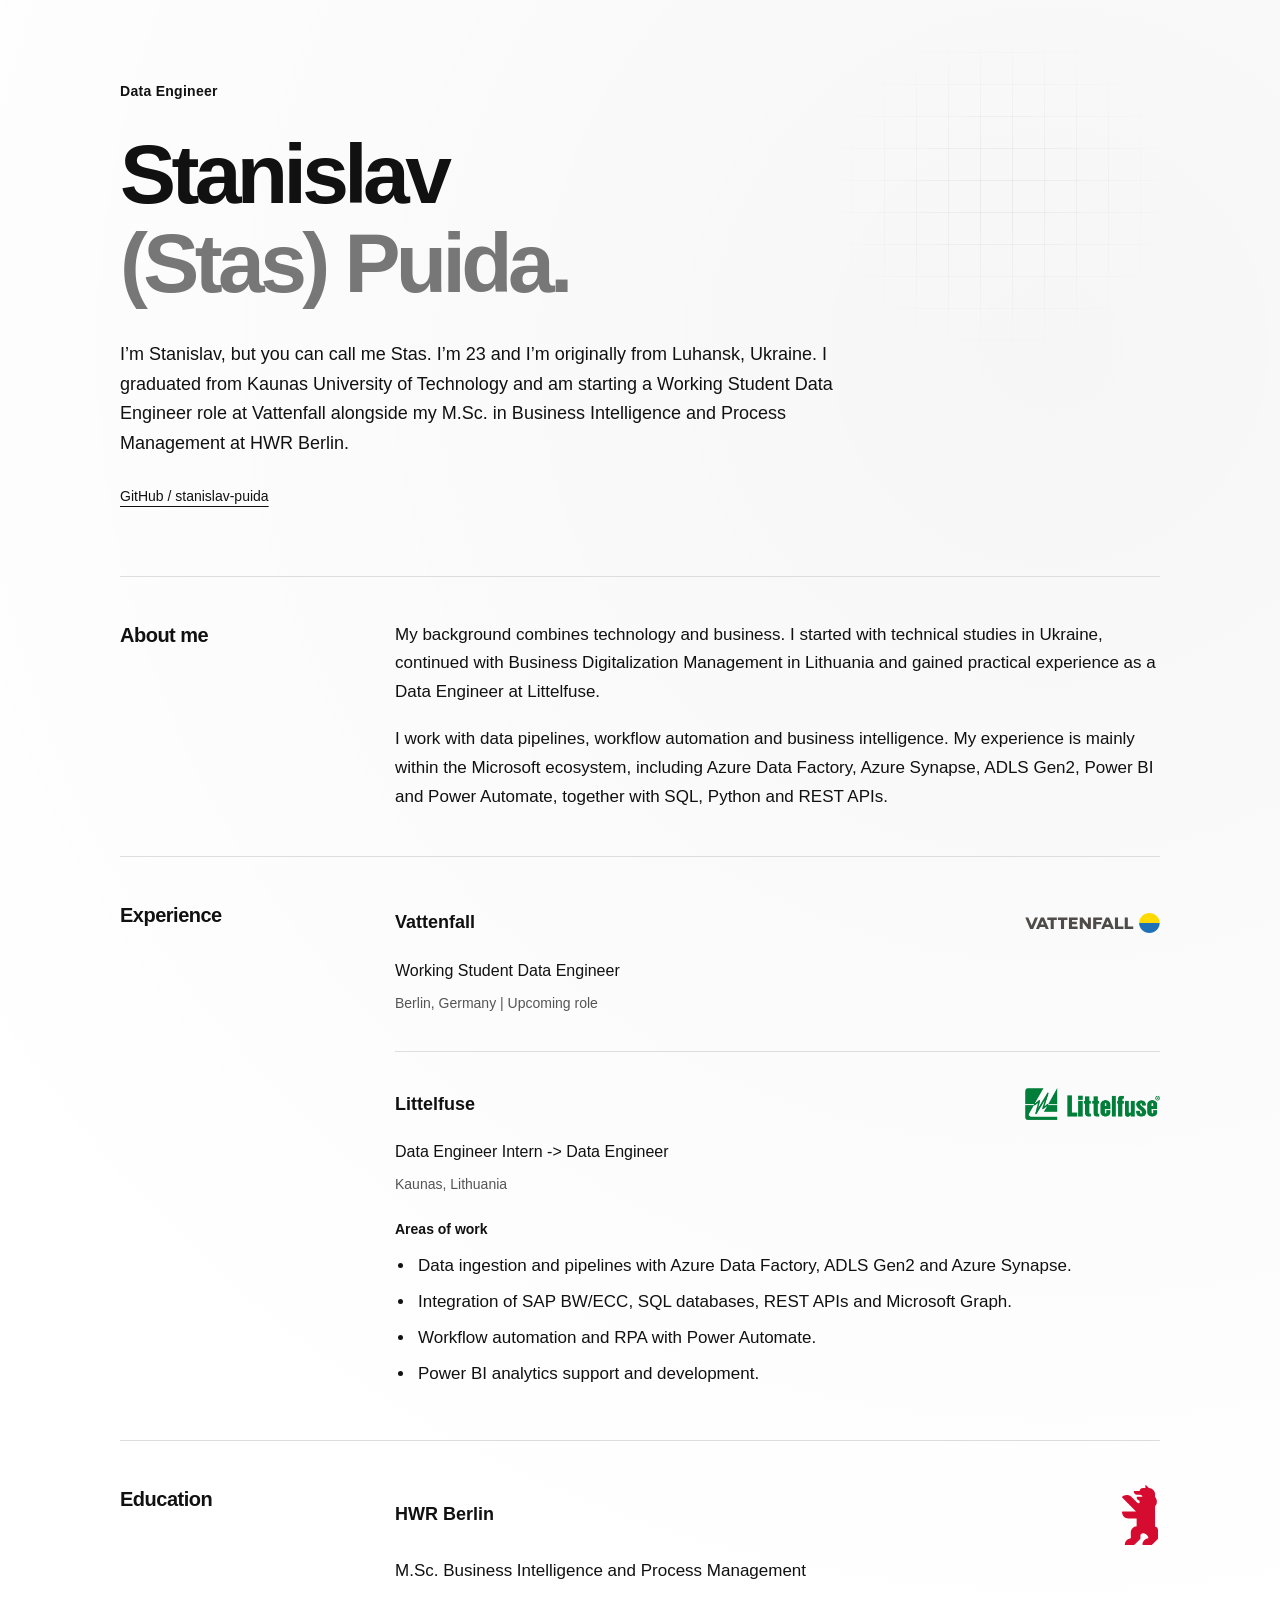
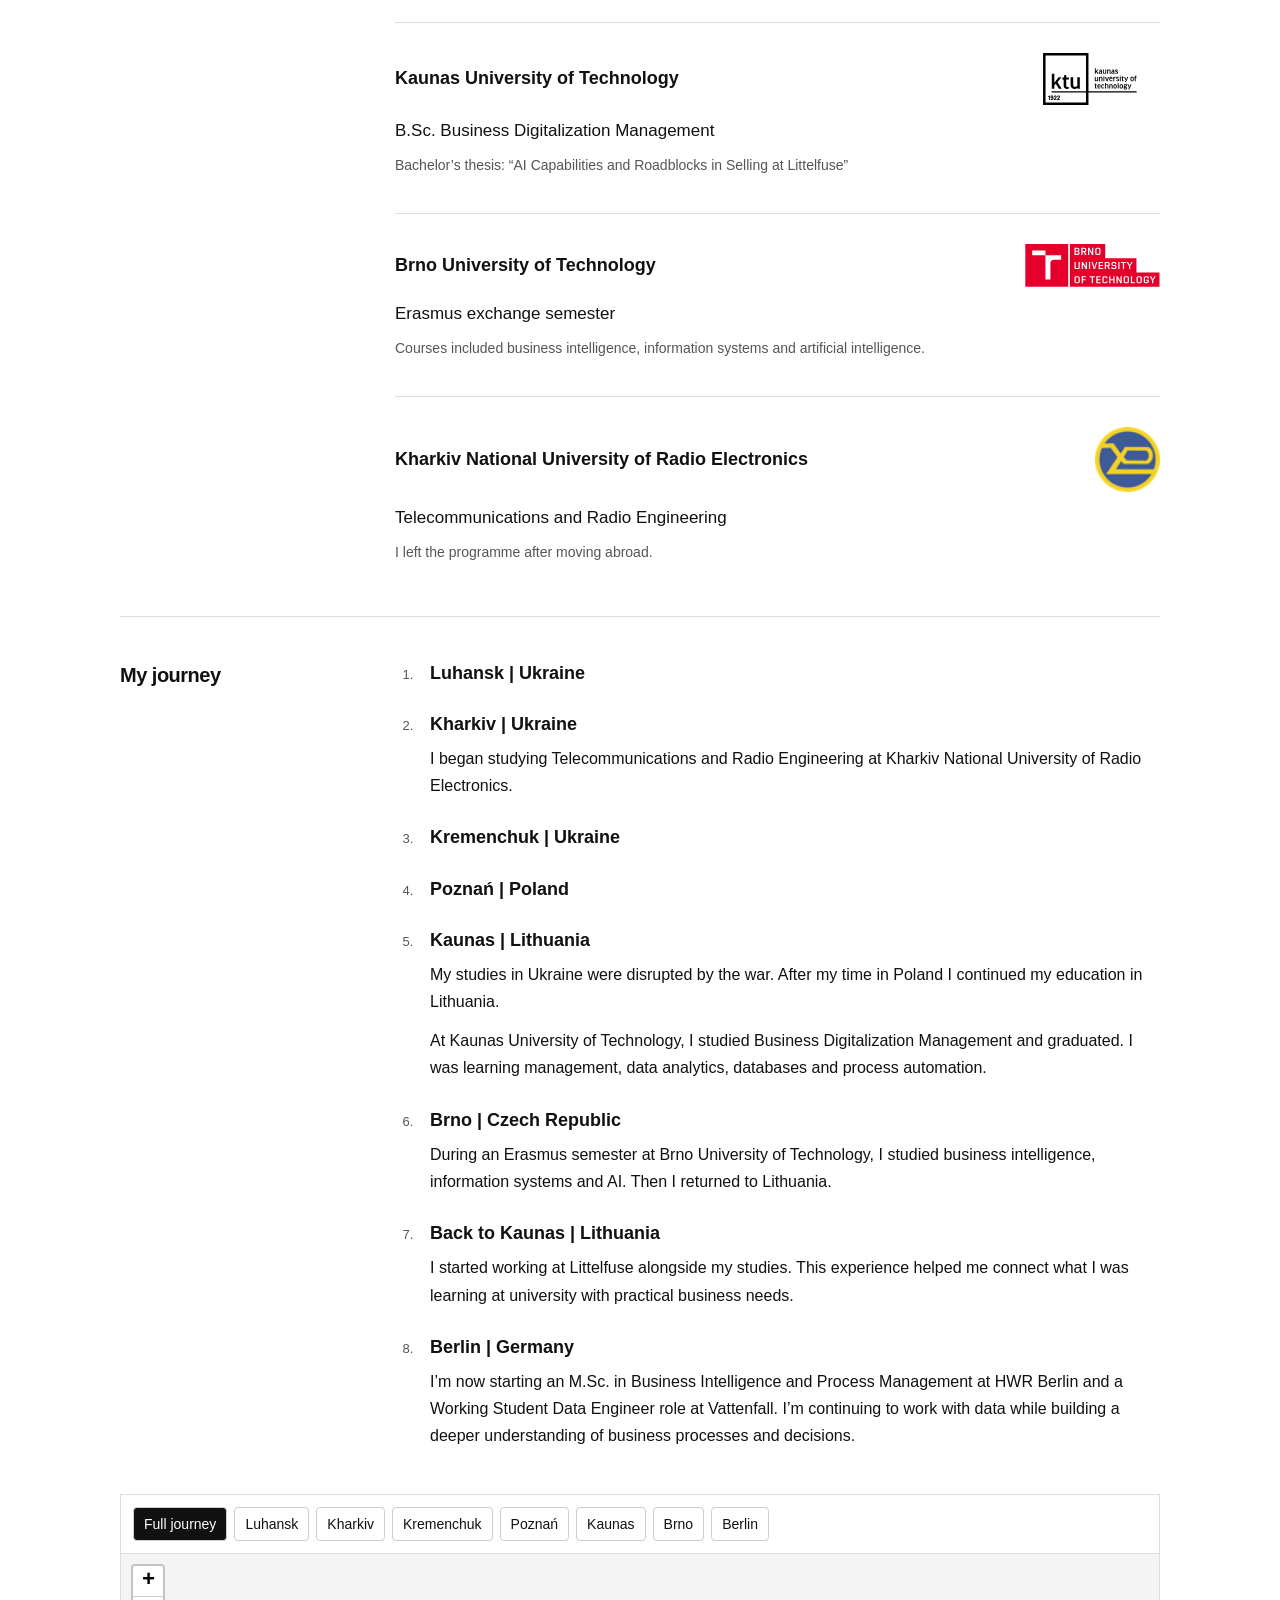
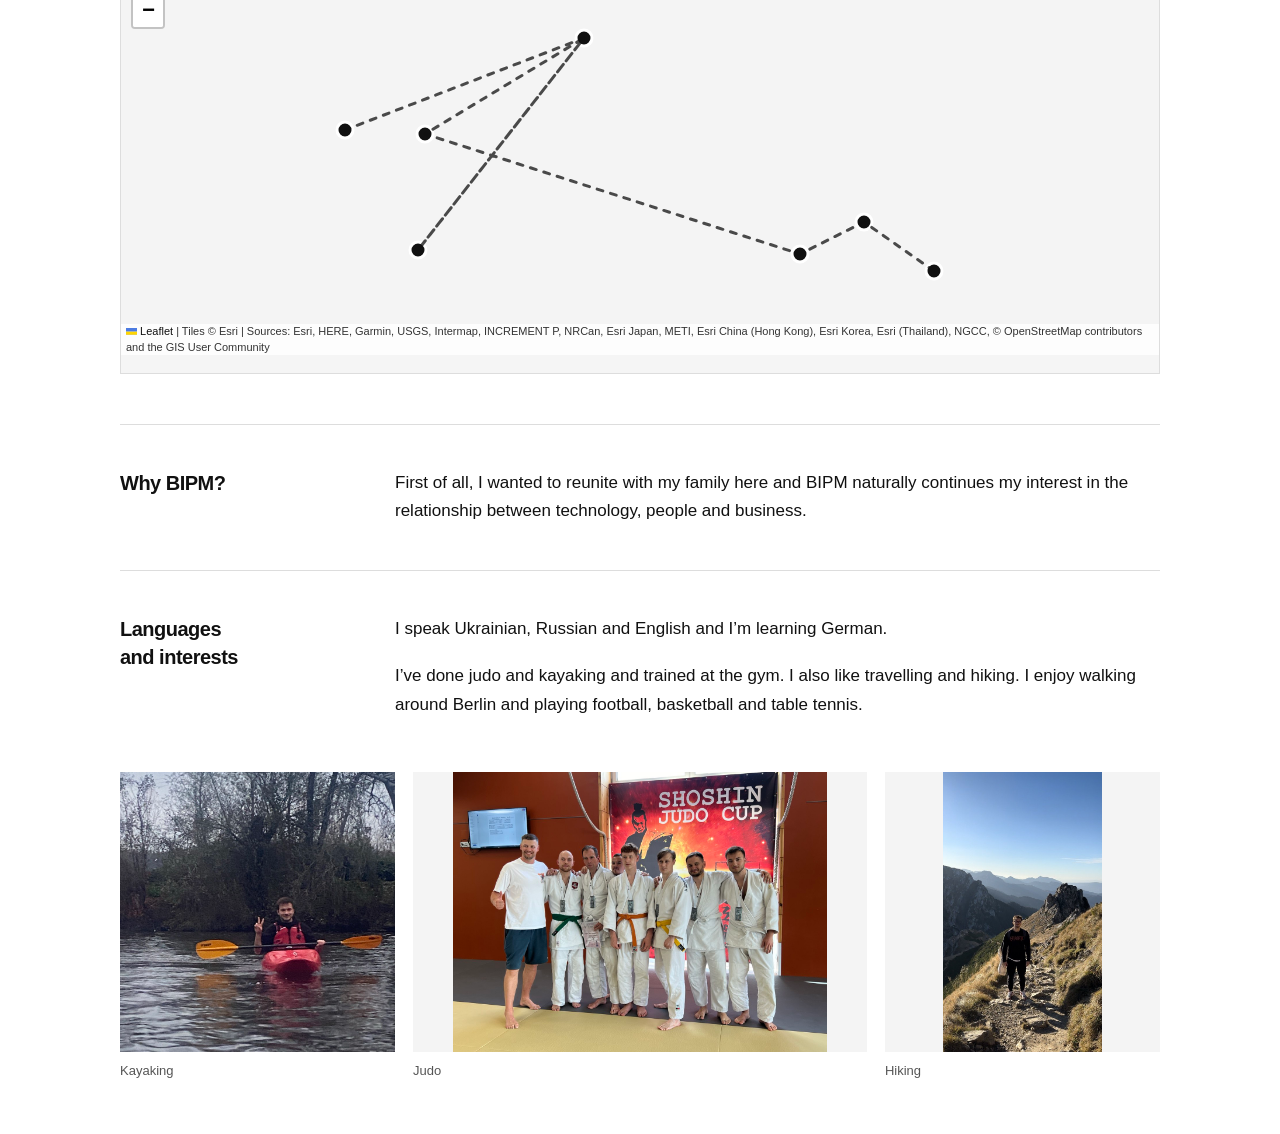
<file: index.html>
<!DOCTYPE html>
<html lang="en">
<head>
  <meta charset="utf-8">
  <meta name="viewport" content="width=device-width, initial-scale=1">
  <meta name="description" content="Stanislav Puida - data engineering, business intelligence and a personal journey from Luhansk to Berlin.">
  <title>Stanislav (Stas) Puida</title>
  <link rel="stylesheet" href="style.css">
  <link rel="icon" href="data:image/svg+xml,%3Csvg xmlns='http://www.w3.org/2000/svg' viewBox='0 0 32 32'%3E%3Crect width='32' height='32' fill='%23111111'/%3E%3Ctext x='16' y='22' text-anchor='middle' font-family='Arial' font-size='18' fill='white'%3ES%3C/text%3E%3C/svg%3E">
</head>
<body>
  <main class="wrap">
    <section class="intro" aria-labelledby="name">
      <div class="intro-copy">
      <p class="eyebrow">Data Engineer</p>
      <h1 id="name">Stanislav<br><span>(Stas) Puida.</span></h1>
      <p class="intro-text">I’m Stanislav, but you can call me Stas. I’m 23 and I’m originally from Luhansk, Ukraine. I graduated from Kaunas University of Technology and am starting a Working Student Data Engineer role at Vattenfall alongside my M.Sc. in Business Intelligence and Process Management at HWR Berlin.</p>
      <a class="github" href="https://github.com/stanislav-puida">GitHub / stanislav-puida</a>
      </div>
    </section>

    <section id="about" class="row-section">
      <h2>About me</h2>
      <div>
        <p>My background combines technology and business. I started with technical studies in Ukraine, continued with Business Digitalization Management in Lithuania and gained practical experience as a Data Engineer at Littelfuse.</p>
        <p>I work with data pipelines, workflow automation and business intelligence. My experience is mainly within the Microsoft ecosystem, including Azure Data Factory, Azure Synapse, ADLS Gen2, Power BI and Power Automate, together with SQL, Python and REST APIs.</p>
      </div>
    </section>

    <section id="experience" class="row-section">
      <h2>Experience</h2>
      <div>
        <article class="entry"><div class="entry-heading"><h3>Vattenfall</h3><img class="org-logo" src="assets/vattenfall.svg" alt="Vattenfall logo" loading="lazy"></div><p class="role">Working Student Data Engineer</p><p class="meta">Berlin, Germany | Upcoming role</p></article>
        <article class="entry"><div class="entry-heading"><h3>Littelfuse</h3><img class="org-logo" src="assets/littelfuse.png" alt="Littelfuse logo" loading="lazy"></div><p class="role">Data Engineer Intern -&gt; Data Engineer</p><p class="meta">Kaunas, Lithuania</p><h4>Areas of work</h4>
          <ul>
            <li>Data ingestion and pipelines with Azure Data Factory, ADLS Gen2 and Azure Synapse.</li>
            <li>Integration of SAP BW/ECC, SQL databases, REST APIs and Microsoft Graph.</li>
            <li>Workflow automation and RPA with Power Automate.</li>
            <li>Power BI analytics support and development.</li>
          </ul>
        </article>
      </div>
    </section>

    <section id="education" class="row-section">
      <h2>Education</h2>
      <div>
        <article class="entry"><div class="entry-heading"><h3>HWR Berlin</h3><img class="org-logo hwr-logo" src="assets/hwr.svg" alt="HWR Berlin logo" loading="lazy"></div><p>M.Sc. Business Intelligence and Process Management</p></article>
        <article class="entry"><div class="entry-heading"><h3>Kaunas University of Technology</h3><img class="org-logo ktu-logo" src="assets/ktu.svg" alt="Kaunas University of Technology logo" loading="lazy"></div><p>B.Sc. Business Digitalization Management</p><p class="meta">Bachelor’s thesis: “AI Capabilities and Roadblocks in Selling at Littelfuse”</p></article>
        <article class="entry"><div class="entry-heading"><h3>Brno University of Technology</h3><img class="org-logo" src="assets/brno.svg" alt="Brno University of Technology logo" loading="lazy"></div><p>Erasmus exchange semester</p><p class="meta">Courses included business intelligence, information systems and artificial intelligence.</p></article>
        <article class="entry"><div class="entry-heading"><h3>Kharkiv National University of Radio Electronics</h3><img class="org-logo nure-logo" src="assets/nure.png" alt="Kharkiv National University of Radio Electronics logo" loading="lazy"></div><p>Telecommunications and Radio Engineering</p><p class="meta">I left the programme after moving abroad.</p></article>
      </div>
    </section>

    <section id="journey" class="row-section journey-section">
      <h2>My journey</h2>
      <div>
        <ol class="journey-list">
          <li><h3>Luhansk | Ukraine</h3></li>
          <li><h3>Kharkiv | Ukraine</h3><p>I began studying Telecommunications and Radio Engineering at Kharkiv National University of Radio Electronics.</p></li>
          <li><h3>Kremenchuk | Ukraine</h3></li>
          <li><h3>Poznań | Poland</h3></li>
          <li><h3>Kaunas | Lithuania</h3><p>My studies in Ukraine were disrupted by the war. After my time in Poland I continued my education in Lithuania.</p><p>At Kaunas University of Technology, I studied Business Digitalization Management and graduated. I was learning management, data analytics, databases and process automation.</p></li>
          <li><h3>Brno | Czech Republic</h3><p>During an Erasmus semester at Brno University of Technology, I studied business intelligence, information systems and AI. Then I returned to Lithuania.</p></li>
          <li><h3>Back to Kaunas | Lithuania</h3><p>I started working at Littelfuse alongside my studies. This experience helped me connect what I was learning at university with practical business needs.</p></li>
          <li><h3>Berlin | Germany</h3><p>I’m now starting an M.Sc. in Business Intelligence and Process Management at HWR Berlin and a Working Student Data Engineer role at Vattenfall. I’m continuing to work with data while building a deeper understanding of business processes and decisions.</p></li>
        </ol>
      </div>
    </section>
    <div class="map-section"><iframe src="map.html" title="Interactive map of my journey from Luhansk to Berlin" loading="lazy"></iframe></div>

    <section id="why-bipm" class="row-section">
      <h2>Why BIPM?</h2><div><p>First of all, I wanted to reunite with my family here and BIPM naturally continues my interest in the relationship between technology, people and business.</p></div>
    </section>

    <section id="interests" class="row-section">
      <h2>Languages<br>and interests</h2>
      <div><p>I speak Ukrainian, Russian and English and I’m learning German.</p><p>I’ve done judo and kayaking and trained at the gym. I also like travelling and hiking. I enjoy walking around Berlin and playing football, basketball and table tennis.</p></div>
    </section>
    <section class="photos" aria-label="Personal photographs">
      <figure><img src="assets/kayaking.jpg" alt="Kayaking on a river" width="960" height="1280" loading="lazy"><figcaption>Kayaking</figcaption></figure>
      <figure class="wide-photo"><img src="assets/judo.jpg" alt="Group photograph at the Shoshin Judo Cup" width="1280" height="960" loading="lazy"><figcaption>Judo</figcaption></figure>
      <figure><img src="assets/hiking.jpg" alt="Hiking on a mountain trail" width="591" height="1038" loading="lazy"><figcaption>Hiking</figcaption></figure>
    </section>
  </main>
</body>
</html>
</file>
<file: style.css>
:root{--ink:#111;--muted:#555;--line:#ddd;--paper:#fff}
*{box-sizing:border-box}html{scroll-padding-top:30px}body{margin:0;background:var(--paper);color:var(--ink);font:17px/1.7 Arial,Helvetica,sans-serif}.wrap{width:min(1040px,88%);margin:auto}a{color:inherit;text-underline-offset:5px}header{display:flex;align-items:center;justify-content:space-between;gap:24px;padding:30px 0;border-bottom:1px solid var(--line)}.brand{font-size:13px;letter-spacing:.12em;font-weight:700;text-decoration:none}nav{display:flex;gap:23px;flex-wrap:wrap;font-size:14px}nav a{text-decoration:none}nav a:hover{text-decoration:underline}.intro{padding:72px 0 65px}.eyebrow{font-size:12px;letter-spacing:.15em;font-weight:700;margin:0 0 26px}h1{font-size:clamp(48px,7vw,84px);line-height:1.06;letter-spacing:-.055em;margin:0 0 32px;font-weight:600}h1 span{color:#777}.intro-text{max-width:740px;font-size:20px;line-height:1.65}.github{display:inline-block;font-size:14px;margin-top:8px}p{margin:0 0 18px}.row-section{display:grid;grid-template-columns:230px minmax(0,1fr);gap:45px;padding:44px 0;border-top:1px solid var(--line)}h2{font-size:20px;line-height:1.4;letter-spacing:-.025em;margin:0;font-weight:600}h3{font-size:18px;line-height:1.4;font-weight:600;margin:0 0 8px}h4{font-size:14px;margin:22px 0 10px}.entry{margin-bottom:30px;padding-bottom:28px;border-bottom:1px solid var(--line)}.entry:last-child{margin:0;padding:0;border:0}.entry p{margin-bottom:8px}.role{font-size:16px}.meta{font-size:14px;line-height:1.65;color:var(--muted)}ul{padding-left:20px;margin:0}li{padding-left:3px;margin-bottom:7px}.row-section>div>p:last-child{margin-bottom:0}.journey-list{margin:0;padding-left:22px}.journey-list>li{padding-left:13px;margin-bottom:26px}.journey-list>li::marker{font-size:13px;color:var(--muted)}.journey-list>li:last-child{margin-bottom:0}.journey-list p{font-size:16px;margin-bottom:12px}.journey-list p:last-child{margin-bottom:0}.map-section{padding:0 0 40px}iframe{display:block;width:100%;height:480px;border:1px solid var(--line);margin-bottom:10px;background:#f5f5f5}.map-section p{margin:0}.photos{display:grid;grid-template-columns:1fr 1.65fr 1fr;gap:18px;padding:8px 0 52px}figure{margin:0;min-width:0}figure img{display:block;width:100%;height:280px;object-fit:cover;filter:none}.wide-photo img{object-fit:contain;background:#f4f4f4}figure:first-child img{object-position:50% 58%}figure:last-child img{object-fit:contain;background:#000}figcaption{font-size:13px;color:var(--muted);margin-top:8px}footer{display:flex;justify-content:space-between;gap:16px;padding:26px 0 34px;border-top:1px solid var(--line);font-size:13px;color:var(--muted)}a:focus-visible{outline:2px solid #111;outline-offset:5px}@media(max-width:760px){header{align-items:flex-start;flex-direction:column;gap:16px}nav{gap:12px 20px}.intro{padding:48px 0}.intro-text{font-size:18px}.row-section{grid-template-columns:1fr;gap:22px;padding:32px 0}.photos{grid-template-columns:1fr 1fr;gap:20px}.wide-photo{grid-column:1/-1;grid-row:2}.photos img{height:300px}iframe{height:530px}}@media(max-width:420px){.wrap{width:88%}.photos{grid-template-columns:1fr}.wide-photo{grid-column:auto;grid-row:auto}.photos img{height:auto;max-height:500px;object-fit:contain}footer{flex-direction:column;gap:6px}}

/* Small visual accents keep the page simple and the original brand colours intact. */
.intro{display:grid;grid-template-columns:minmax(0,1fr) 280px;gap:45px;align-items:center;padding-top:80px}.eyebrow{font-size:14px;letter-spacing:.02em}.intro-text{font-size:18px}.origin img{width:100%;height:auto;object-fit:contain;background:none}.origin figcaption{font-size:12px;text-align:center;letter-spacing:.04em}.entry-heading{display:flex;align-items:center;justify-content:space-between;gap:24px;margin-bottom:12px}.entry-heading h3{margin:0}.org-logo{width:135px;height:44px;object-fit:contain;flex-shrink:0}.org-logo.hwr-logo{width:40px;height:60px}.org-logo.ktu-logo{width:140px;height:52px}.photos figure:last-child img{background:#f4f4f4}@media(max-width:900px){.intro{grid-template-columns:minmax(0,1fr) 210px;gap:24px}}@media(max-width:760px){.intro{grid-template-columns:1fr;padding-top:48px}.origin{width:240px;margin:12px 0 0}.entry-heading{gap:15px}.org-logo{width:110px}.org-logo.ktu-logo{width:115px}}@media(prefers-reduced-motion:reduce){html{scroll-behavior:auto}}

.intro-visuals{display:flex;flex-direction:column;gap:22px;align-items:center}.profile-photo{display:block;width:100%;aspect-ratio:1;object-fit:cover;filter:grayscale(100%);border:1px solid var(--line)}.intro-visuals .origin{width:100%;margin:0}.intro-visuals .origin img{max-height:170px}@media(max-width:760px){.intro-visuals{width:100%;flex-direction:row;align-items:center;gap:24px}.profile-photo{width:180px;flex-shrink:0}.intro-visuals .origin{max-width:240px}}@media(max-width:420px){.intro-visuals{gap:16px}.profile-photo{width:145px}}

/* A quiet monochrome grid gives the introduction a little depth. */
body{background-color:#fff;background-image:radial-gradient(circle at 82% 8%,rgba(0,0,0,.035),transparent 32%)}
.intro{position:relative;isolation:isolate;grid-template-columns:minmax(0,1fr) 180px;gap:48px;align-items:start}
.intro::before{content:"";position:absolute;z-index:-1;pointer-events:none;top:20px;right:-20px;width:360px;height:340px;background-image:linear-gradient(to right,rgba(0,0,0,.045) 1px,transparent 1px),linear-gradient(to bottom,rgba(0,0,0,.045) 1px,transparent 1px);background-size:32px 32px;mask-image:radial-gradient(ellipse at center,#000 15%,transparent 72%);-webkit-mask-image:radial-gradient(ellipse at center,#000 15%,transparent 72%)}
.intro-visuals{padding-top:10px}.profile-photo{width:160px;max-width:100%;border:0;border-radius:3px}
@media(max-width:900px){.intro{grid-template-columns:minmax(0,1fr) 160px;gap:30px}}
@media(max-width:760px){.intro{grid-template-columns:1fr;gap:24px}.intro-visuals{padding:0;width:auto;justify-content:flex-start}.profile-photo{width:130px}.intro::before{right:0;top:0;width:260px;height:260px}}
@media(max-width:420px){.profile-photo{width:120px}}

/* Explicit width and height prevent the original photo height from stretching the layout. */
.intro .profile-photo{width:120px;height:120px;min-width:120px;max-width:120px;max-height:120px;object-fit:cover;object-position:center;flex:none}
.intro .intro-visuals{align-self:start;height:120px;padding:0}

/* The introduction returns to a single column without a portrait. */
.intro{display:block}.intro-copy{max-width:800px}.org-logo.nure-logo{width:65px;height:65px}
</file>
